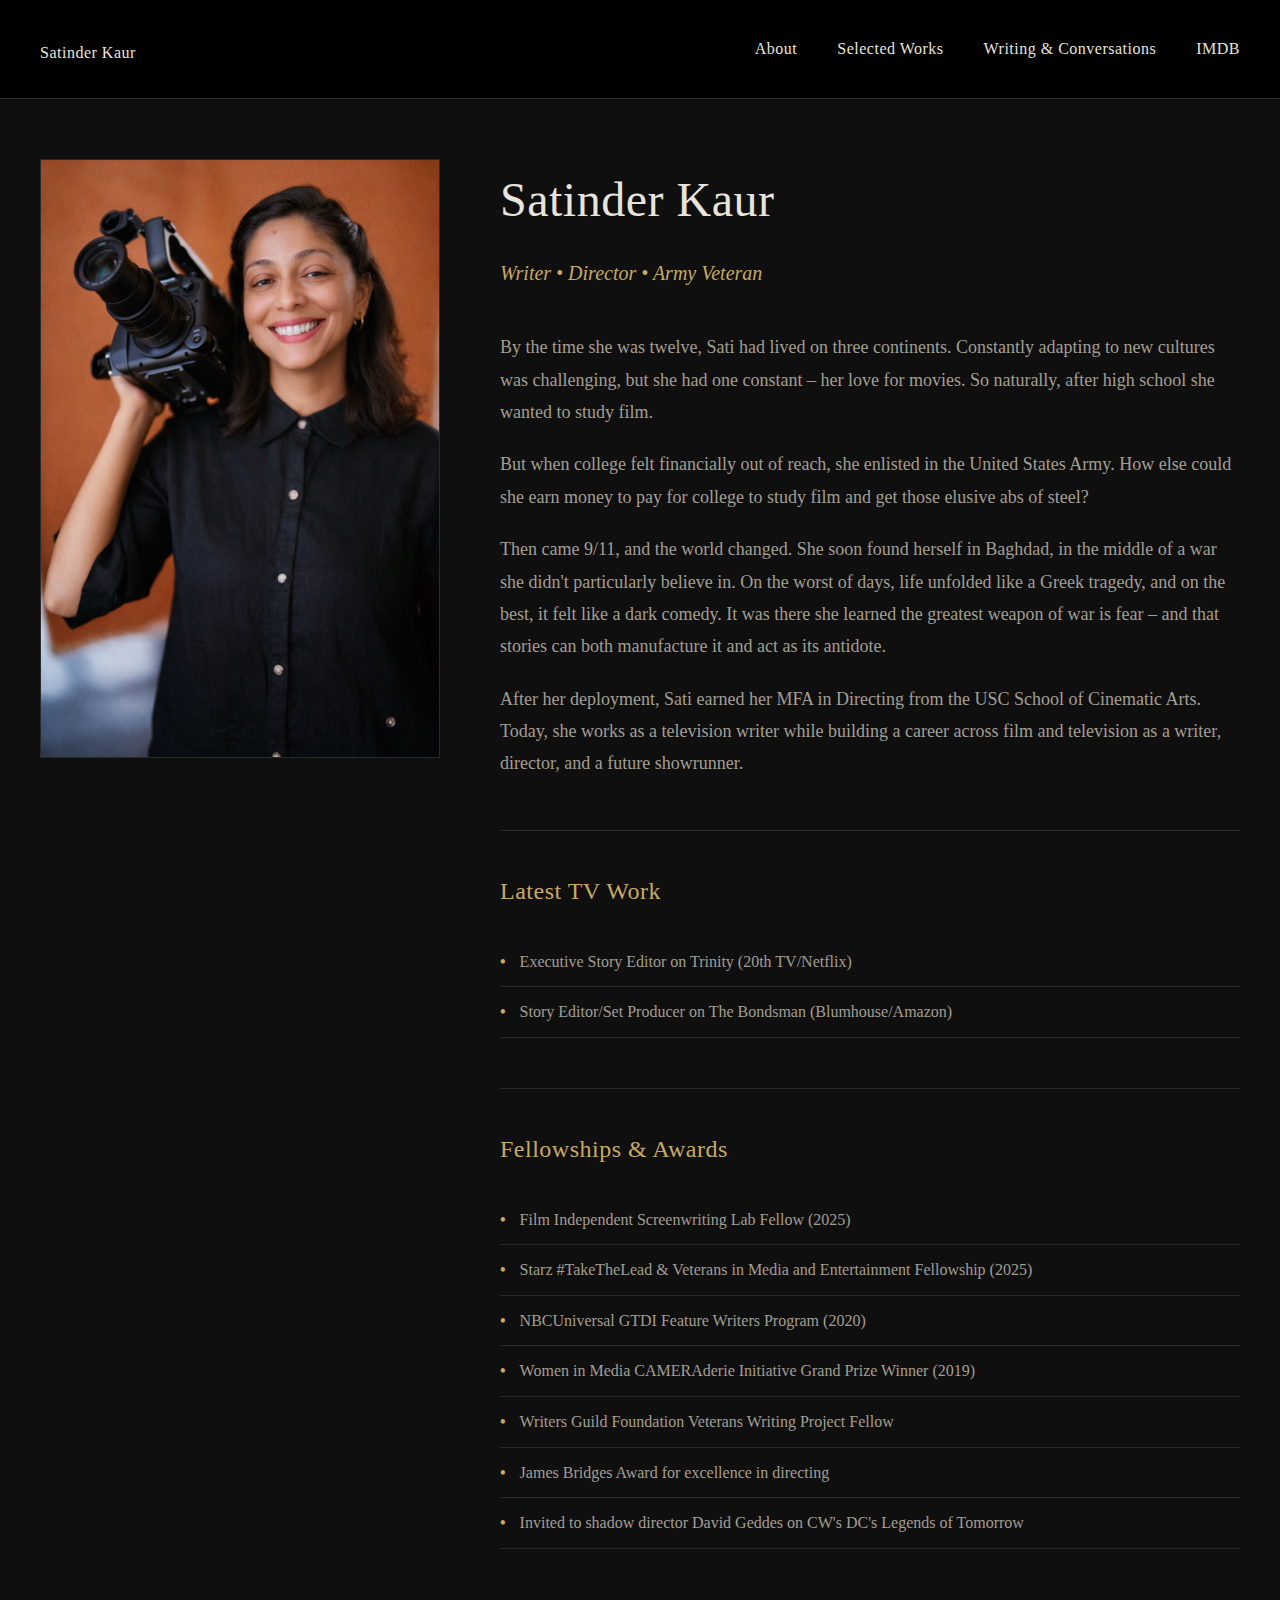
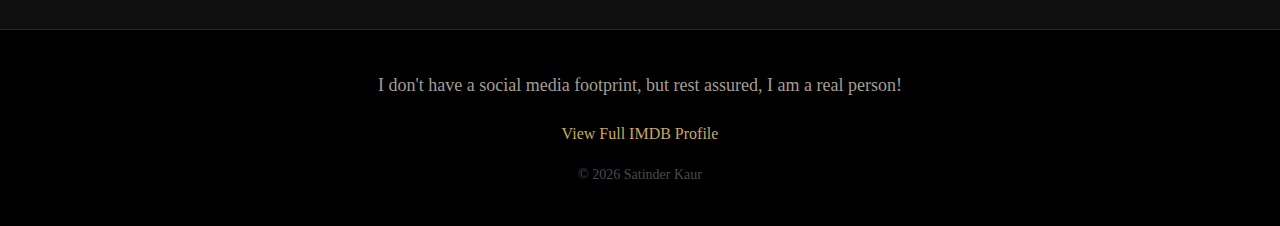
<file: index.html>
<!DOCTYPE html>
<html lang="en">
<head>
    <meta charset="UTF-8">
    <meta name="viewport" content="width=device-width, initial-scale=1.0">
    <title>Satinder Kaur - Filmmaker, Writer, Director, Army Veteran</title>
    <meta name="description" content="Satinder Kaur is an award-winning filmmaker, writer, and director. Army veteran turned storyteller, her work includes Blood and Glory (Tribeca 2020) and The Last Killing (Amnesty International Award).">
    <meta name="keywords" content="Satinder Kaur, filmmaker, director, writer, Army veteran, Blood and Glory, The Last Killing, Tribeca, independent film, human rights documentary">
    <meta name="author" content="Satinder Kaur">
    
    <!-- Open Graph / Facebook -->
    <meta property="og:type" content="website">
    <meta property="og:url" content="https://satikaur.com/">
    <meta property="og:title" content="Satinder Kaur - Filmmaker, Writer, Director">
    <meta property="og:description" content="Award-winning filmmaker and Army veteran. Work includes Blood and Glory (Tribeca) and The Last Killing (Amnesty International Award).">
    <meta property="og:image" content="https://satikaur.com/Kaur_DSC00650.jpeg">
    
    <!-- Twitter -->
    <meta property="twitter:card" content="summary_large_image">
    <meta property="twitter:url" content="https://satikaur.com/">
    <meta property="twitter:title" content="Satinder Kaur - Filmmaker, Writer, Director">
    <meta property="twitter:description" content="Award-winning filmmaker and Army veteran. Work includes Blood and Glory (Tribeca) and The Last Killing (Amnesty International Award).">
    <meta property="twitter:image" content="https://satikaur.com/Kaur_DSC00650.jpeg">
    
    <link rel="stylesheet" href="criterion-style-dark.css">
</head>
<body>
    <header>
        <nav>
            <div class="site-title">
                <a href="index.html">Satinder Kaur</a>
            </div>
            <ul>
                <li><a href="index.html">About</a></li>
                <li><a href="films.html">Selected Works</a></li>
                <li><a href="writing.html">Writing & Conversations</a></li>
                <li><a href="https://www.imdb.com/name/nm3275178/" target="_blank">IMDB</a></li>
            </ul>
        </nav>
    </header>

    <section class="about-section">
        <div class="about-image">
            <img src="Kaur_DSC00650.jpeg" alt="Satinder Kaur">
        </div>
        
        <div class="about-content">
            <h1>Satinder Kaur</h1>
            <p class="tagline">Writer • Director • Army Veteran</p>
            
            <p>By the time she was twelve, Sati had lived on three continents. Constantly adapting to new cultures was challenging, but she had one constant – her love for movies. So naturally, after high school she wanted to study film.</p>
            
            <p>But when college felt financially out of reach, she enlisted in the United States Army. How else could she earn money to pay for college to study film and get those elusive abs of steel?</p>
            
            <p>Then came 9/11, and the world changed. She soon found herself in Baghdad, in the middle of a war she didn't particularly believe in. On the worst of days, life unfolded like a Greek tragedy, and on the best, it felt like a dark comedy. It was there she learned the greatest weapon of war is fear – and that stories can both manufacture it and act as its antidote.</p>
            
            <p>After her deployment, Sati earned her MFA in Directing from the USC School of Cinematic Arts. Today, she works as a television writer while building a career across film and television as a writer, director, and a future showrunner.</p>
            
            <div class="fellowships">
                <h2>Latest TV Work</h2>
                <ul>
                    <li>Executive Story Editor on Trinity (20th TV/Netflix)</li>
                    <li>Story Editor/Set Producer on The Bondsman (Blumhouse/Amazon)</li>
                </ul>
            </div>
            
            <div class="fellowships">
                <h2>Fellowships & Awards</h2>
                <ul>
                    <li>Film Independent Screenwriting Lab Fellow (2025)</li>
                    <li>Starz #TakeTheLead & Veterans in Media and Entertainment Fellowship (2025)</li>
                    <li>NBCUniversal GTDI Feature Writers Program (2020)</li>
                    <li>Women in Media CAMERAderie Initiative Grand Prize Winner (2019)</li>
                    <li>Writers Guild Foundation Veterans Writing Project Fellow</li>
                    <li>James Bridges Award for excellence in directing</li>
                    <li>Invited to shadow director David Geddes on CW's DC's Legends of Tomorrow</li>
                </ul>
            </div>
        </div>
    </section>

    <footer>
        <p style="font-size: 18px; color: var(--mid-text); margin-bottom: 20px;">I don't have a social media footprint, but rest assured, I am a real person!</p>
        <p><a href="https://www.imdb.com/name/nm3275178/" target="_blank">View Full IMDB Profile</a></p>
        <p style="margin-top: 15px; color: #4a4a4a; font-size: 14px;">© 2026 Satinder Kaur</p>
    </footer>
</body>
</html>
</file>
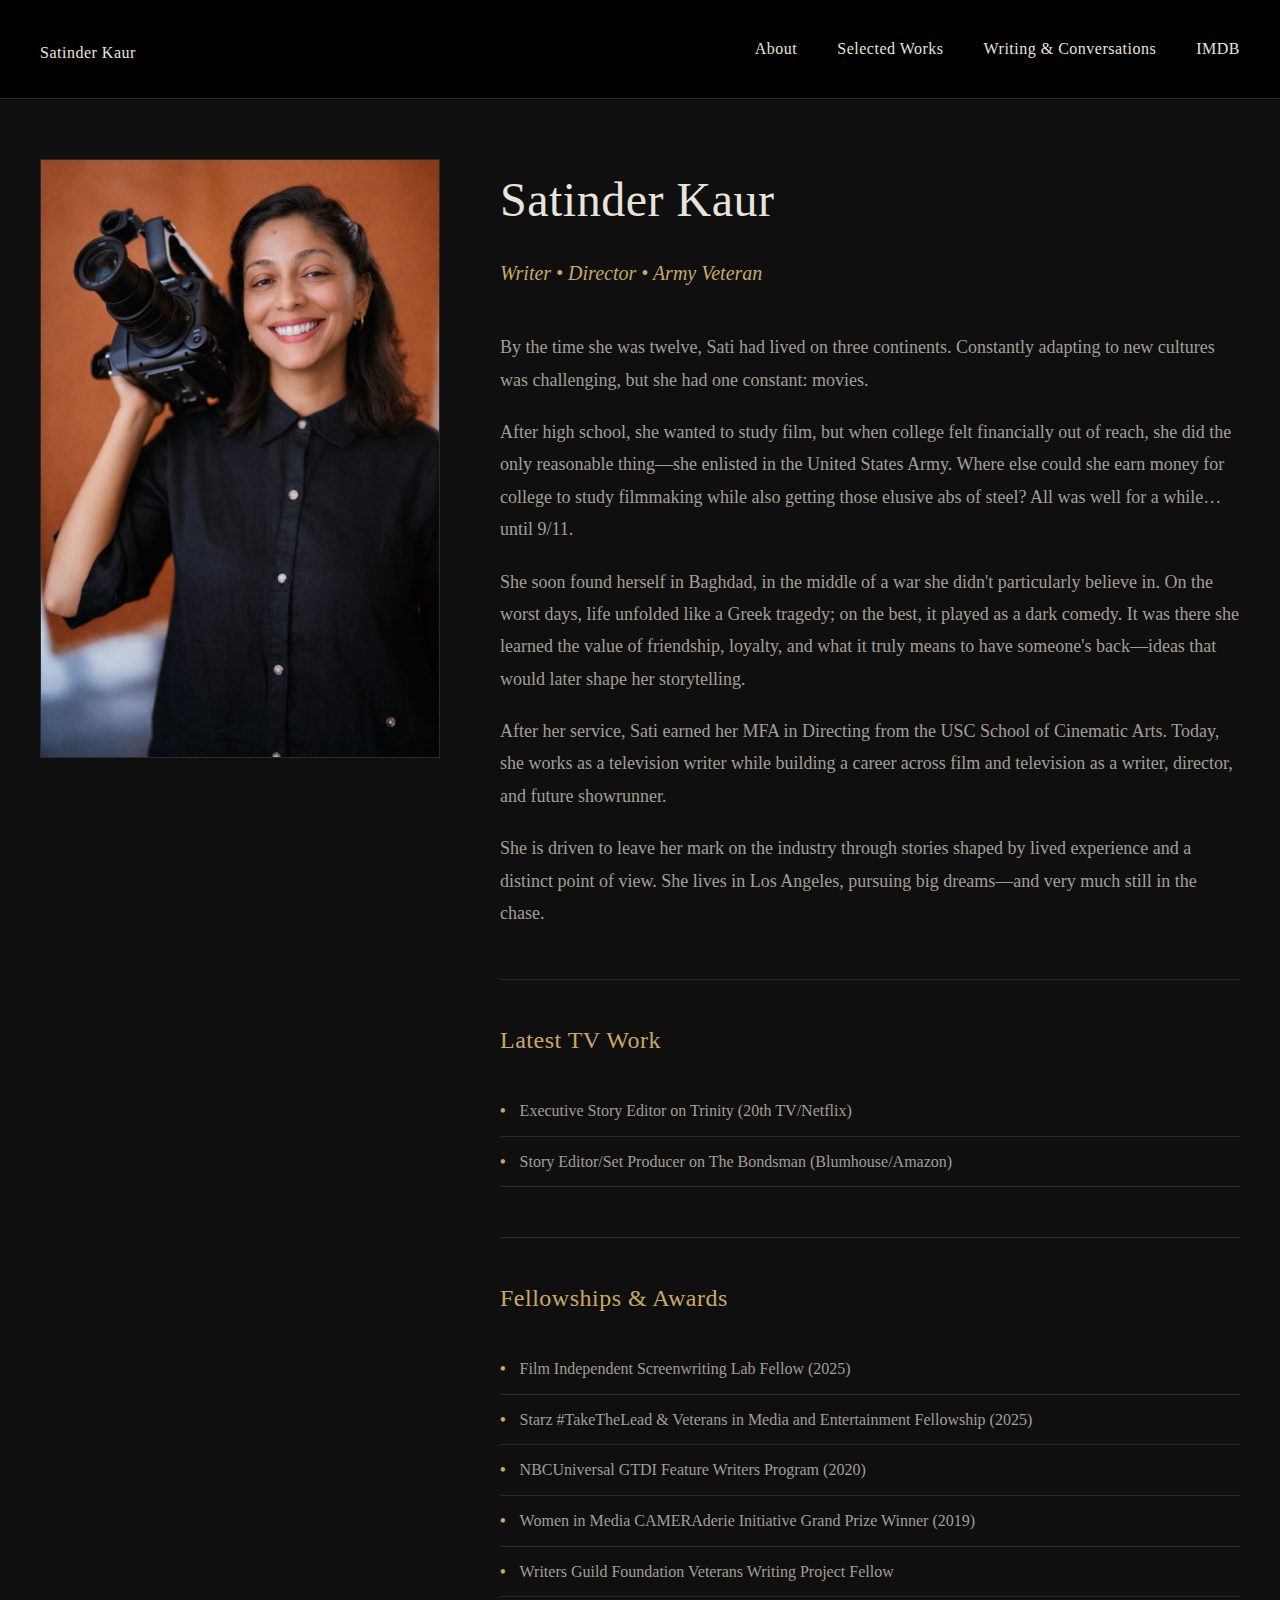
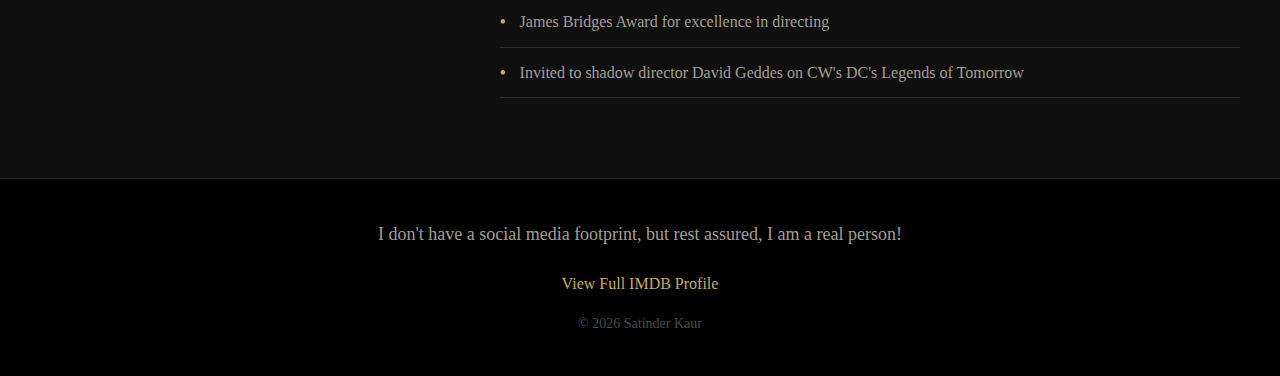
<file: about.html>
<!DOCTYPE html>
<html lang="en">
<head>
    <meta charset="UTF-8">
    <meta name="viewport" content="width=device-width, initial-scale=1.0">
    <title>About - Satinder Kaur</title>
    <link rel="stylesheet" href="criterion-style-dark.css">
</head>
<body>
    <header>
        <nav>
            <div class="site-title">
                <a href="about.html">Satinder Kaur</a>
            </div>
            <ul>
                <li><a href="about.html">About</a></li>
                <li><a href="films.html">Selected Works</a></li>
                <li><a href="writing.html">Writing & Conversations</a></li>
                <li><a href="https://www.imdb.com/name/nm3275178/" target="_blank">IMDB</a></li>
            </ul>
        </nav>
    </header>

    <section class="about-section">
        <div class="about-image">
            <img src="Kaur_DSC00650.jpeg" alt="Satinder Kaur">
        </div>
        
        <div class="about-content">
            <h1>Satinder Kaur</h1>
            <p class="tagline">Writer • Director • Army Veteran</p>
            
            <p>By the time she was twelve, Sati had lived on three continents. Constantly adapting to new cultures was challenging, but she had one constant: movies.</p>
            
            <p>After high school, she wanted to study film, but when college felt financially out of reach, she did the only reasonable thing—she enlisted in the United States Army. Where else could she earn money for college to study filmmaking while also getting those elusive abs of steel? All was well for a while… until 9/11.</p>
            
            <p>She soon found herself in Baghdad, in the middle of a war she didn't particularly believe in. On the worst days, life unfolded like a Greek tragedy; on the best, it played as a dark comedy. It was there she learned the value of friendship, loyalty, and what it truly means to have someone's back—ideas that would later shape her storytelling.</p>
            
            <p>After her service, Sati earned her MFA in Directing from the USC School of Cinematic Arts. Today, she works as a television writer while building a career across film and television as a writer, director, and future showrunner.</p>
            
            <p>She is driven to leave her mark on the industry through stories shaped by lived experience and a distinct point of view. She lives in Los Angeles, pursuing big dreams—and very much still in the chase.</p>
            
            <div class="fellowships">
                <h2>Latest TV Work</h2>
                <ul>
                    <li>Executive Story Editor on Trinity (20th TV/Netflix)</li>
                    <li>Story Editor/Set Producer on The Bondsman (Blumhouse/Amazon)</li>
                </ul>
            </div>
            
            <div class="fellowships">
                <h2>Fellowships & Awards</h2>
                <ul>
                    <li>Film Independent Screenwriting Lab Fellow (2025)</li>
                    <li>Starz #TakeTheLead & Veterans in Media and Entertainment Fellowship (2025)</li>
                    <li>NBCUniversal GTDI Feature Writers Program (2020)</li>
                    <li>Women in Media CAMERAderie Initiative Grand Prize Winner (2019)</li>
                    <li>Writers Guild Foundation Veterans Writing Project Fellow</li>
                    <li>James Bridges Award for excellence in directing</li>
                    <li>Invited to shadow director David Geddes on CW's DC's Legends of Tomorrow</li>
                </ul>
            </div>
        </div>
    </section>

    <footer>
        <p style="font-size: 18px; color: var(--mid-text); margin-bottom: 20px;">I don't have a social media footprint, but rest assured, I am a real person!</p>
        <p><a href="https://www.imdb.com/name/nm3275178/" target="_blank">View Full IMDB Profile</a></p>
        <p style="margin-top: 15px; color: #4a4a4a; font-size: 14px;">© 2026 Satinder Kaur</p>
    </footer>
</body>
</html>
</file>
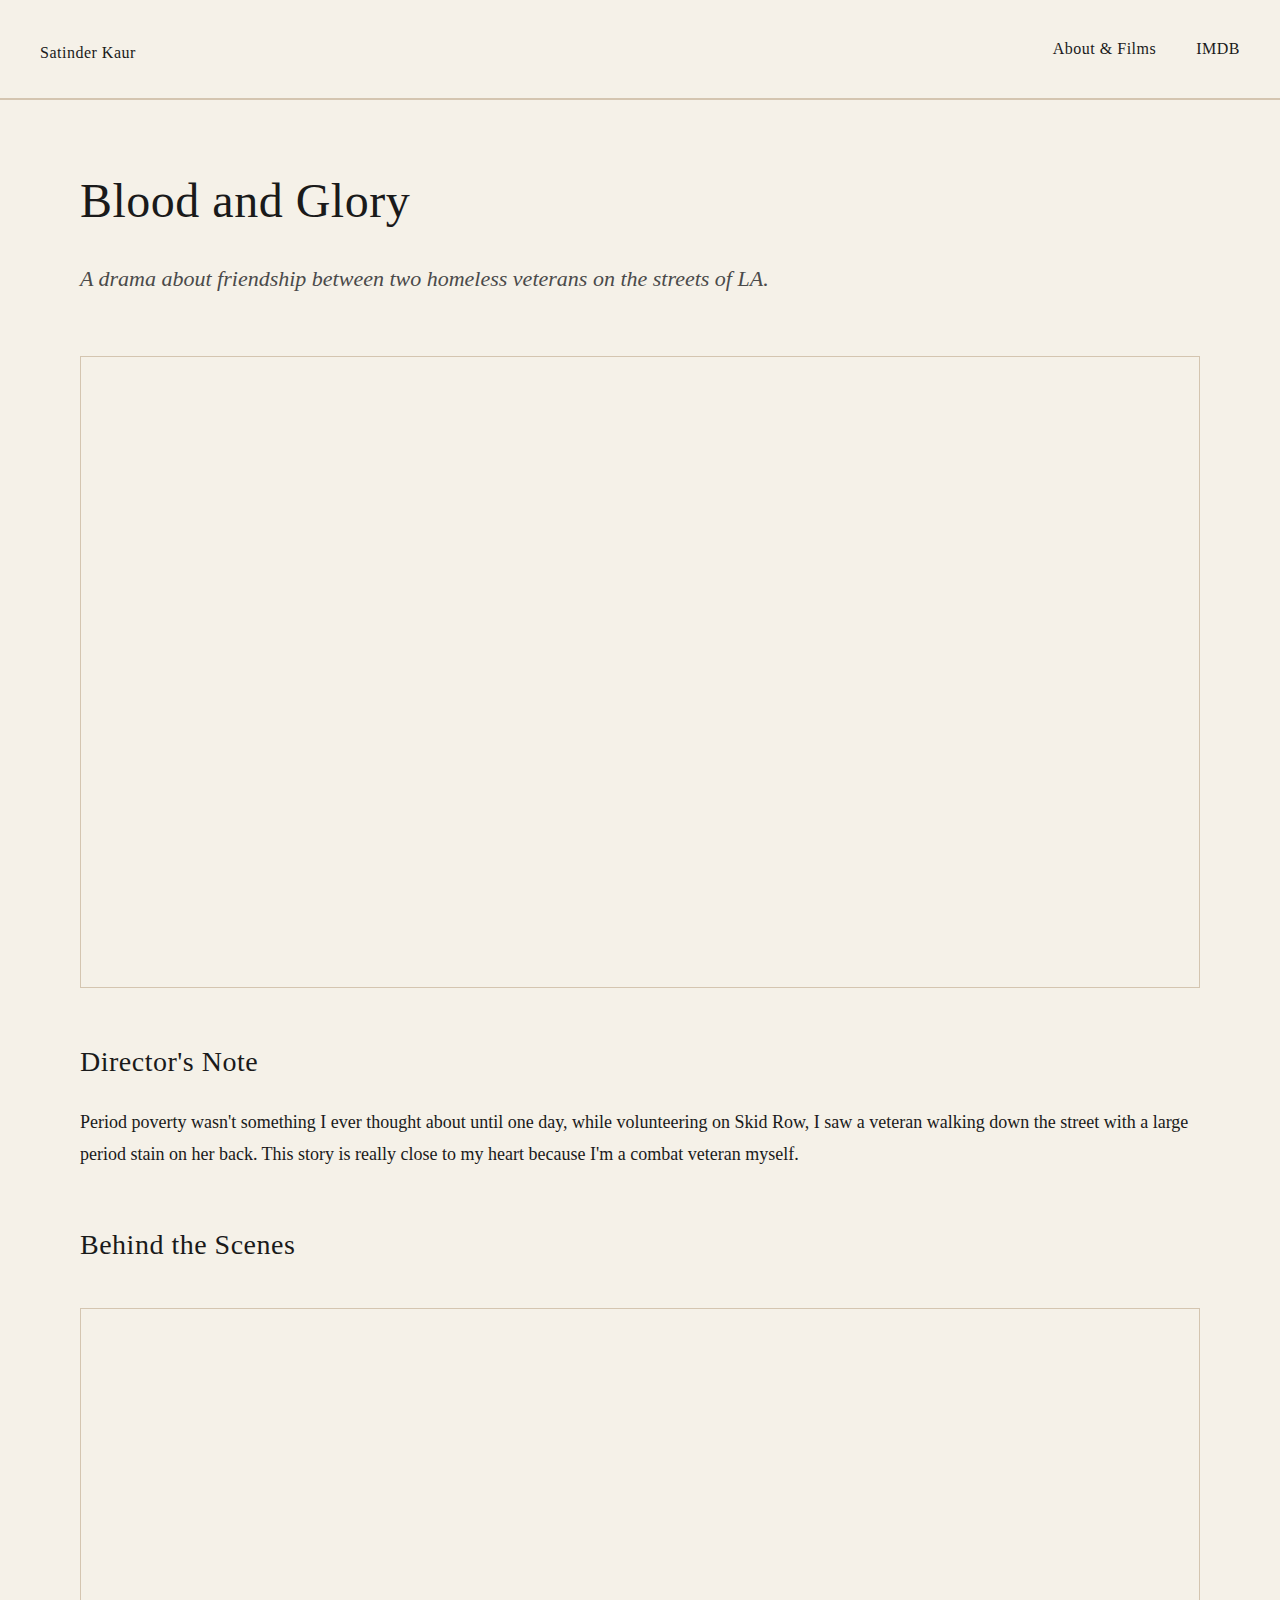
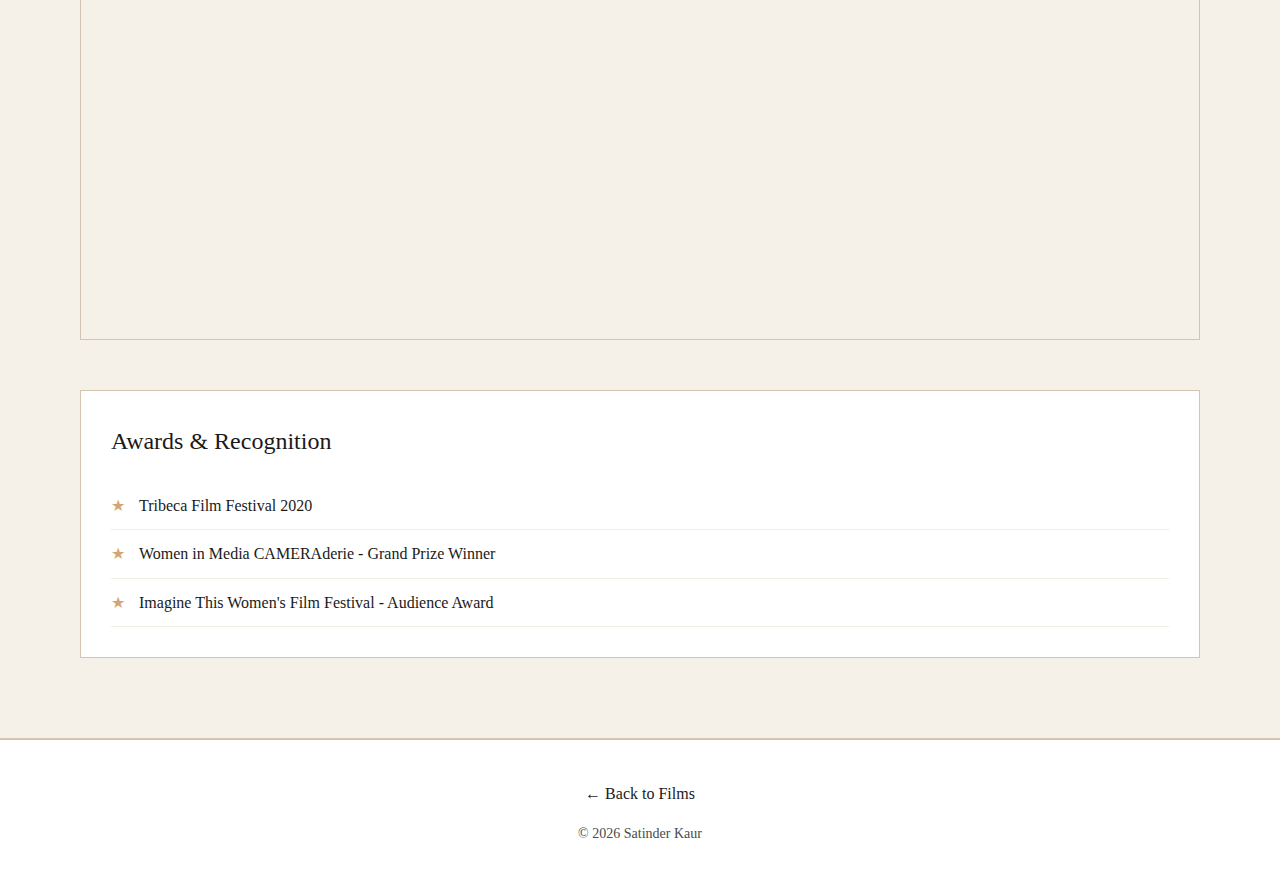
<file: blood-and-glory.html>
<!DOCTYPE html>
<html lang="en">
<head>
    <meta charset="UTF-8">
    <meta name="viewport" content="width=device-width, initial-scale=1.0">
    <title>Blood and Glory - Satinder Kaur</title>
    <link rel="stylesheet" href="criterion-style.css">
</head>
<body>
    <header>
        <nav>
            <div class="site-title">
                <a href="index.html">Satinder Kaur</a>
            </div>
            <ul>
                <li><a href="index.html">About & Films</a></li>
                <li><a href="https://www.imdb.com/name/nm3275178/" target="_blank">IMDB</a></li>
            </ul>
        </nav>
    </header>

    <div class="film-detail">
        <div class="film-header">
            <h1>Blood and Glory</h1>
            <p class="logline">A drama about friendship between two homeless veterans on the streets of LA.</p>
        </div>

        <div class="video-container">
            <iframe src="https://player.vimeo.com/video/393501292" frameborder="0" allow="autoplay; fullscreen; picture-in-picture" allowfullscreen></iframe>
        </div>

        <div class="film-content">
            <h2>Director's Note</h2>
            <p>Period poverty wasn't something I ever thought about until one day, while volunteering on Skid Row, I saw a veteran walking down the street with a large period stain on her back. This story is really close to my heart because I'm a combat veteran myself.</p>
            
            <h2>Behind the Scenes</h2>
            <div class="video-container">
                <iframe src="https://player.vimeo.com/video/408290441" frameborder="0" allow="autoplay; fullscreen; picture-in-picture" allowfullscreen></iframe>
            </div>
        </div>

        <div class="awards-section">
            <h3>Awards & Recognition</h3>
            <ul>
                <li>Tribeca Film Festival 2020</li>
                <li>Women in Media CAMERAderie - Grand Prize Winner</li>
                <li>Imagine This Women's Film Festival - Audience Award</li>
            </ul>
        </div>
    </div>

    <footer>
        <p><a href="index.html">← Back to Films</a></p>
        <p style="margin-top: 15px; color: #4a4a4a; font-size: 14px;">© 2026 Satinder Kaur</p>
    </footer>
</body>
</html>
</file>
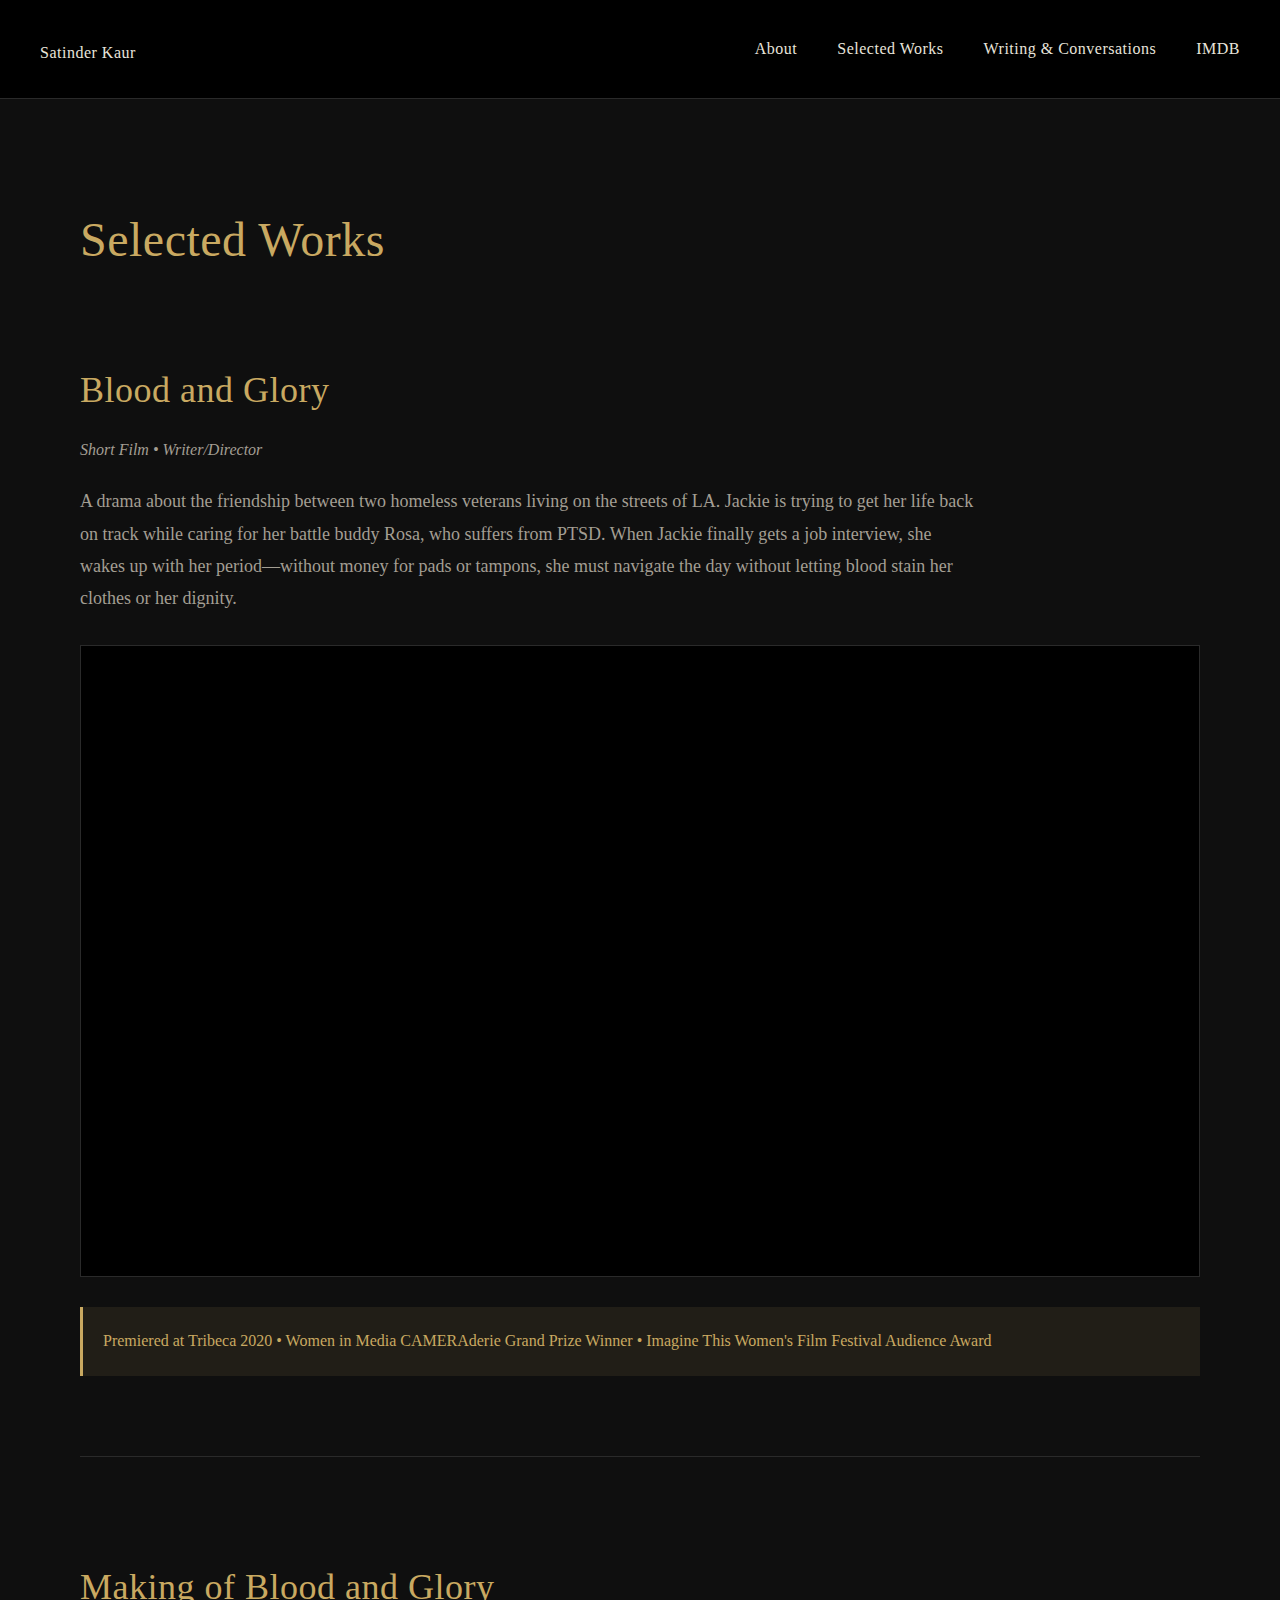
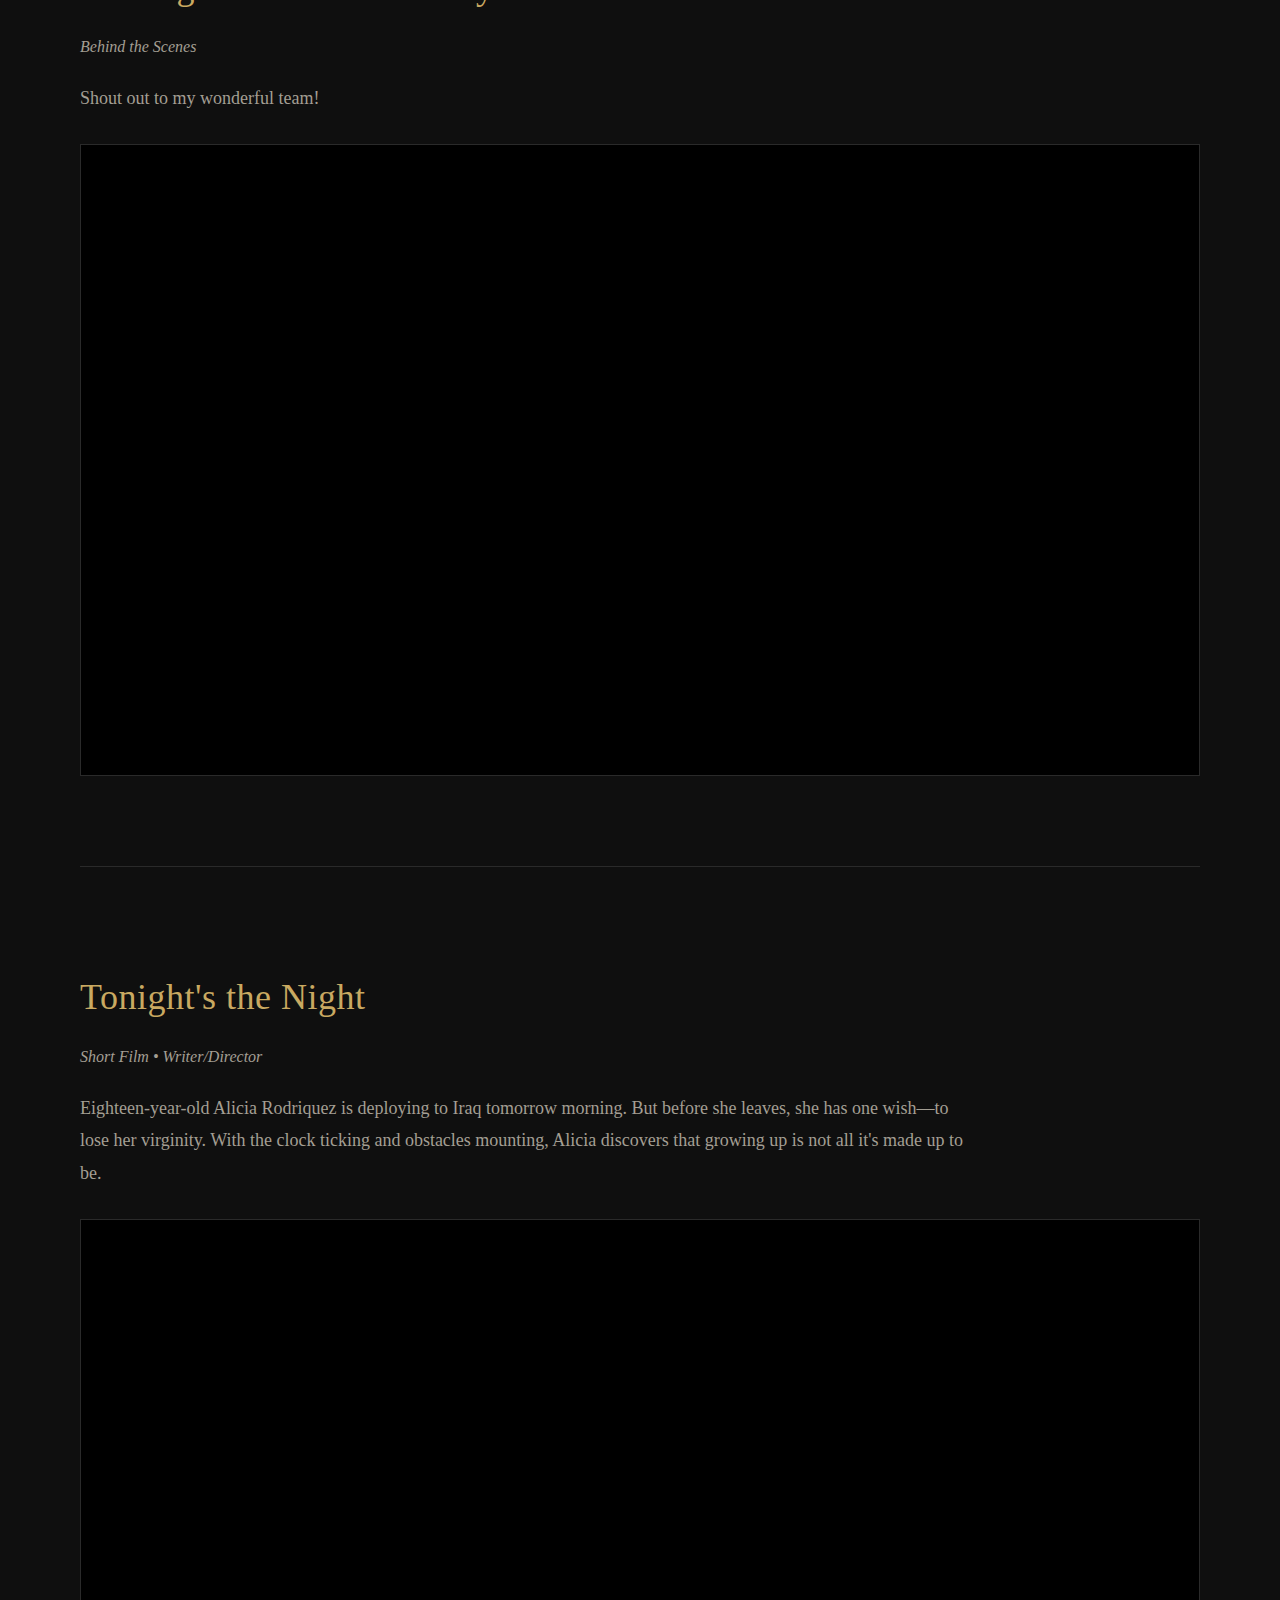
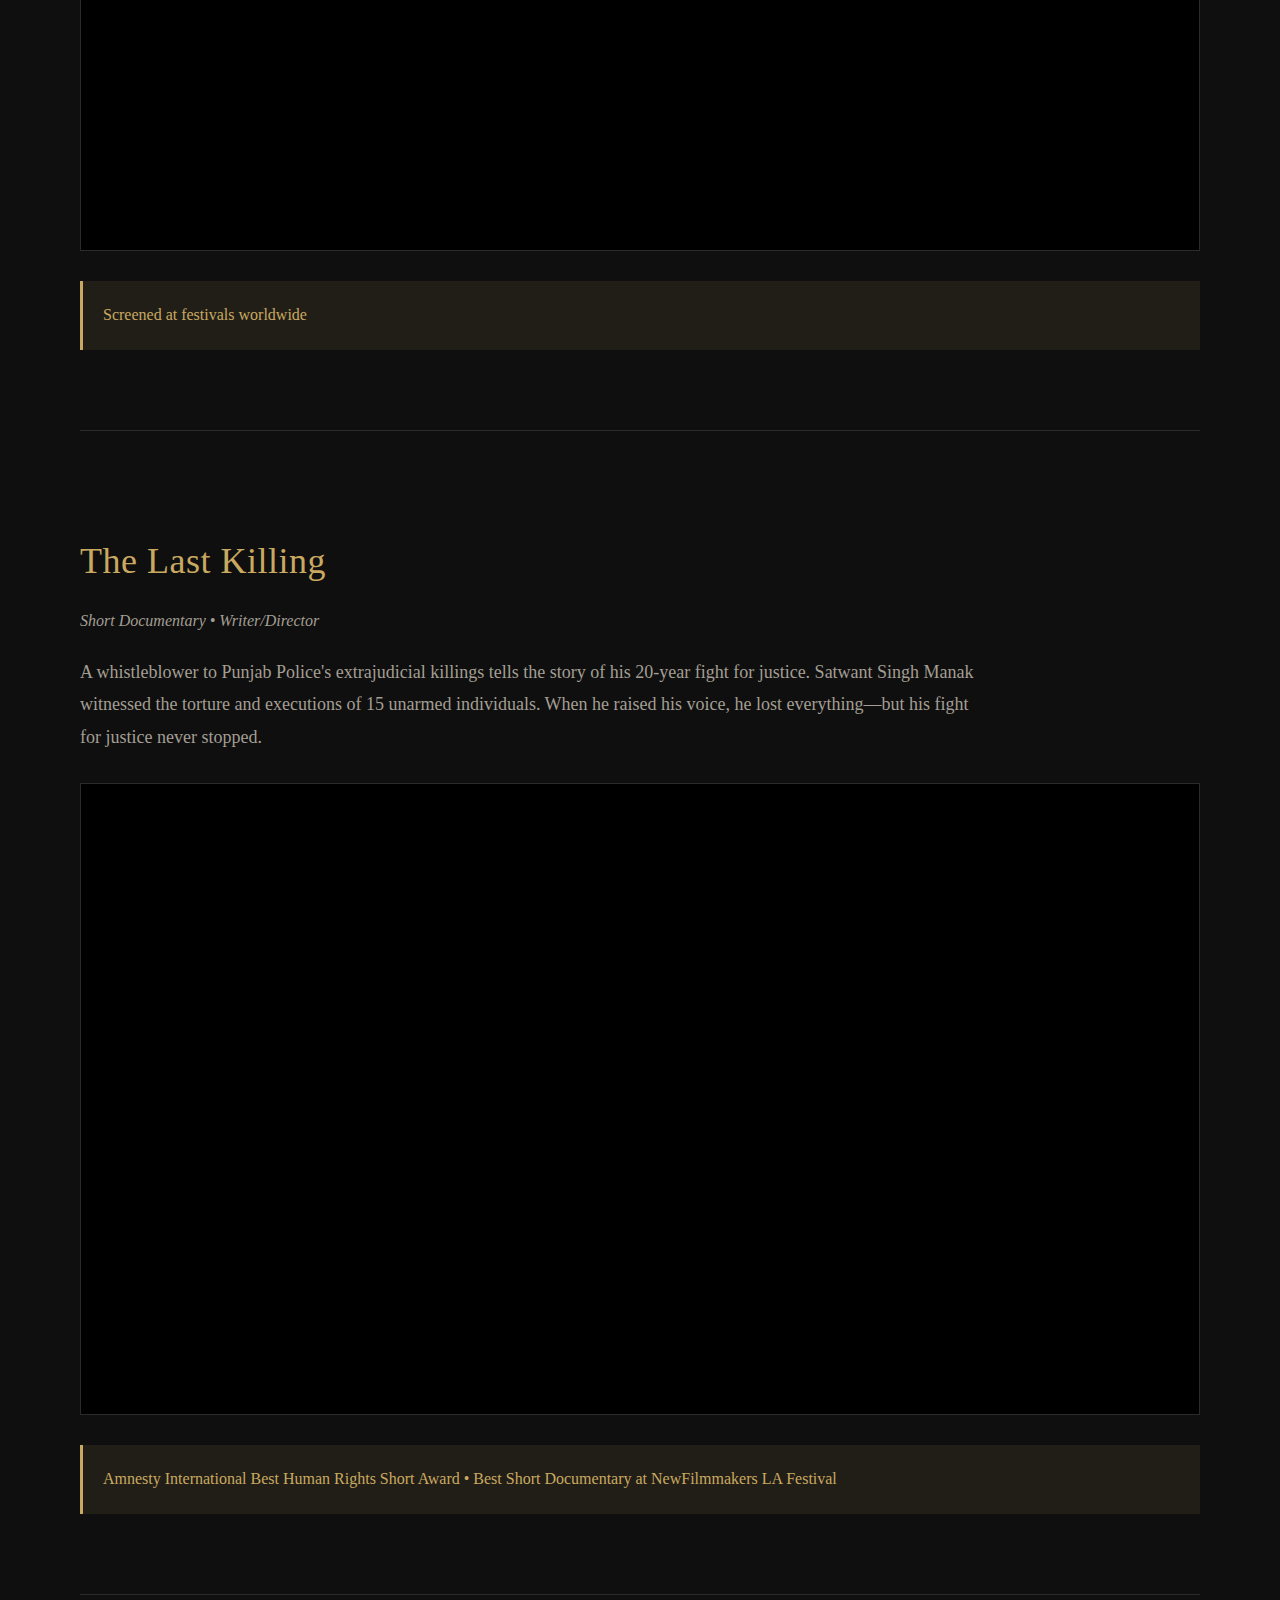
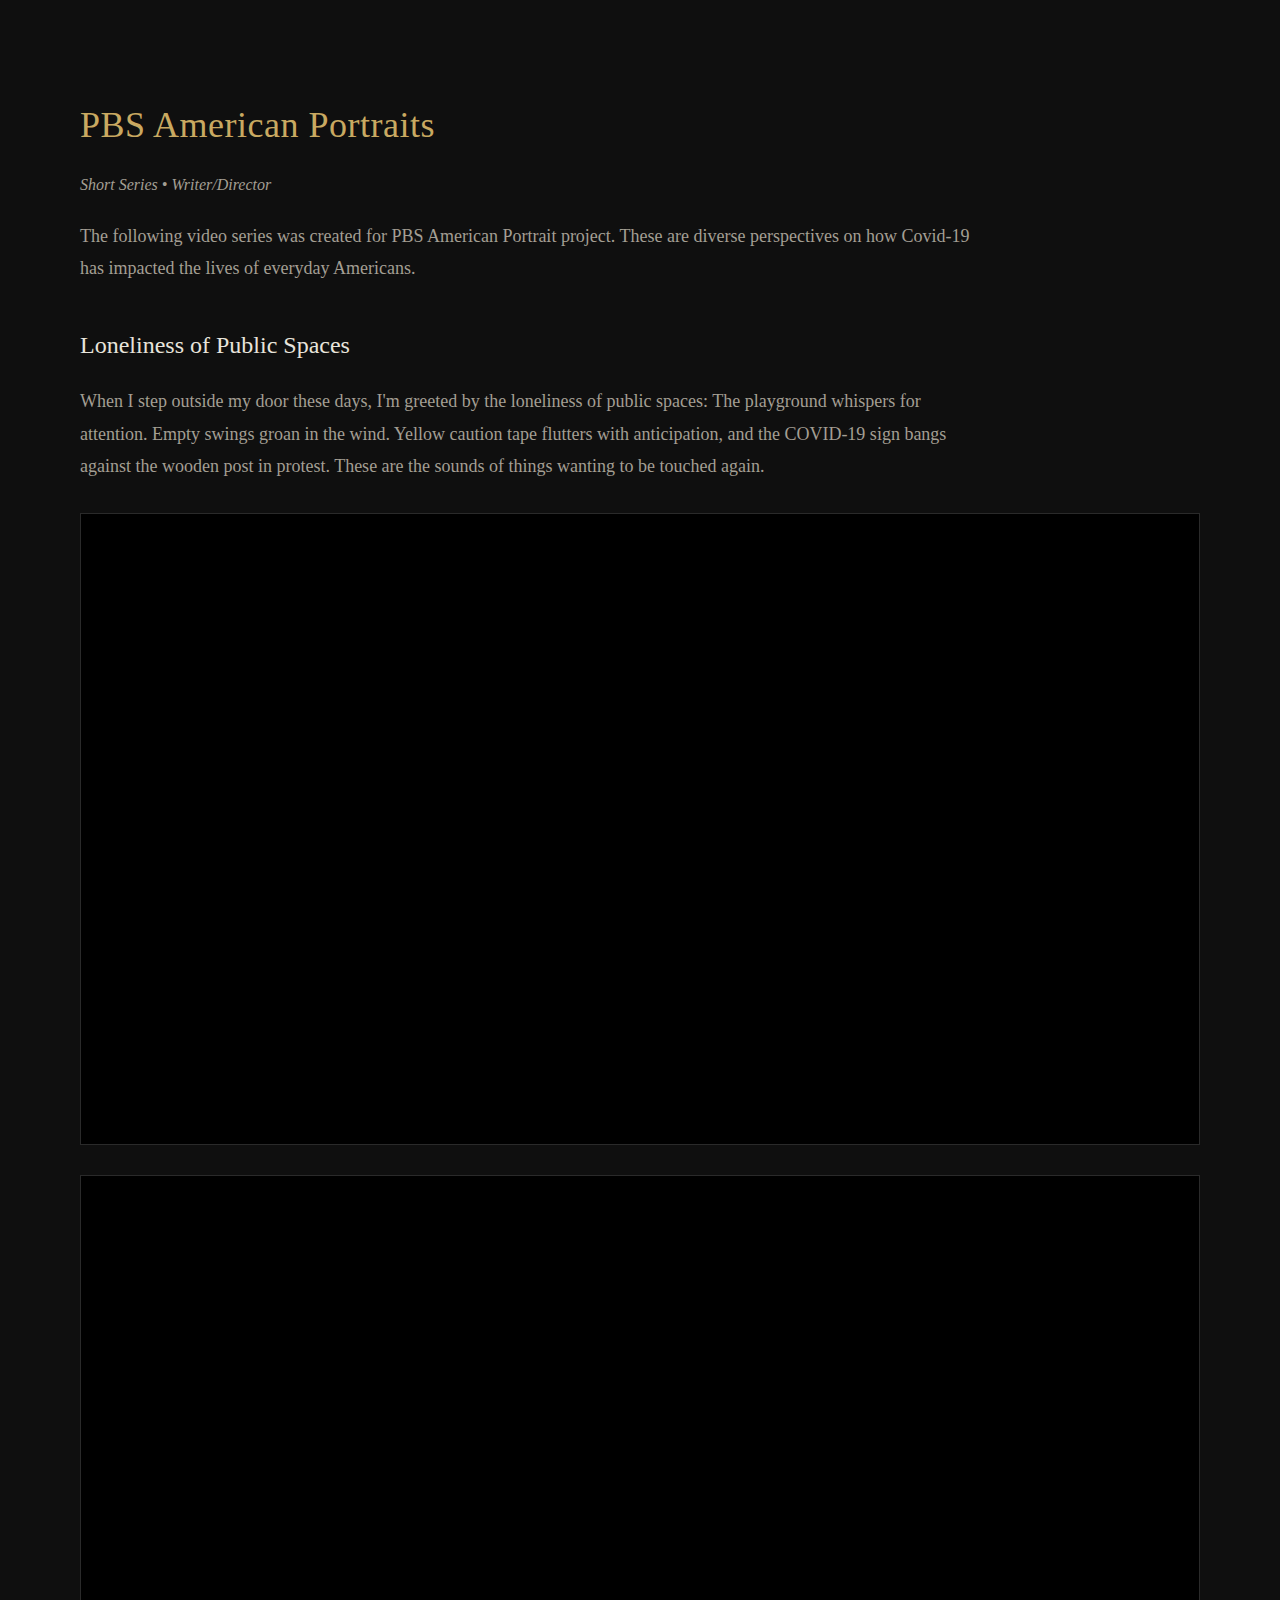
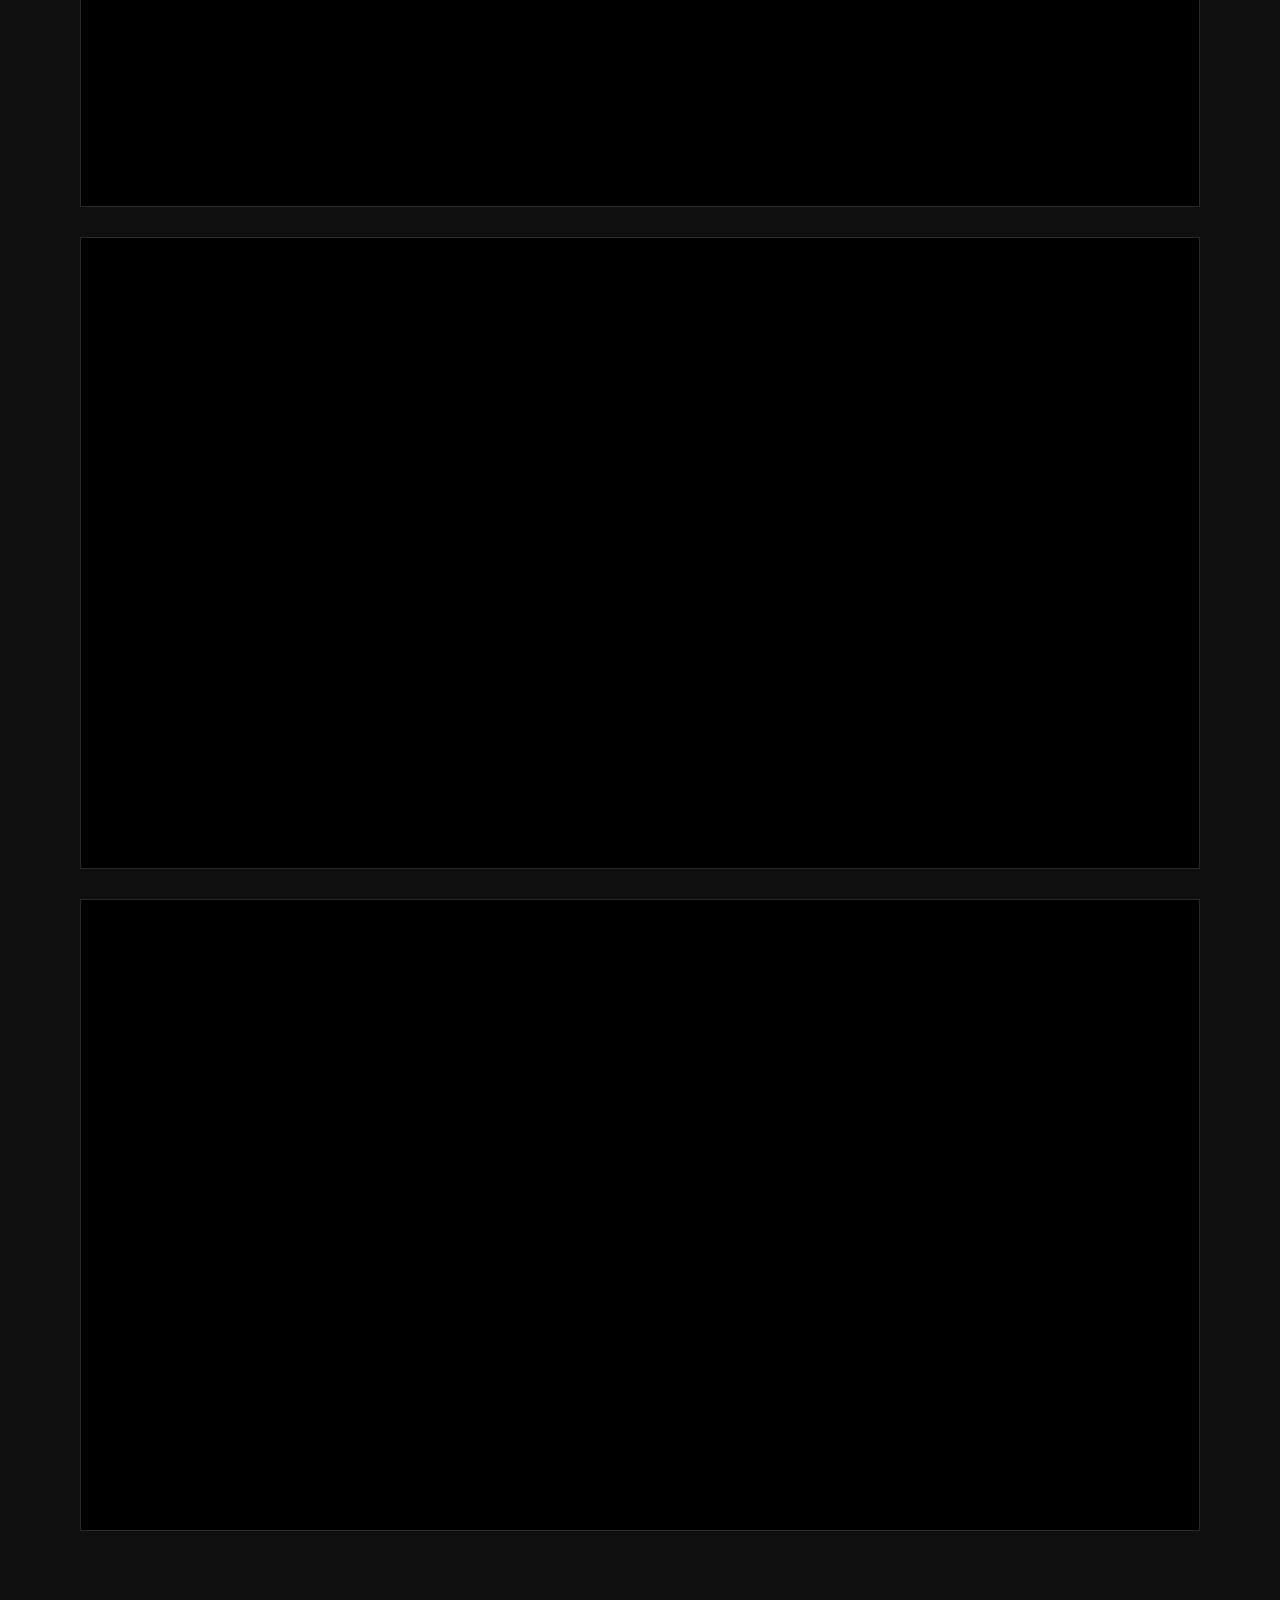
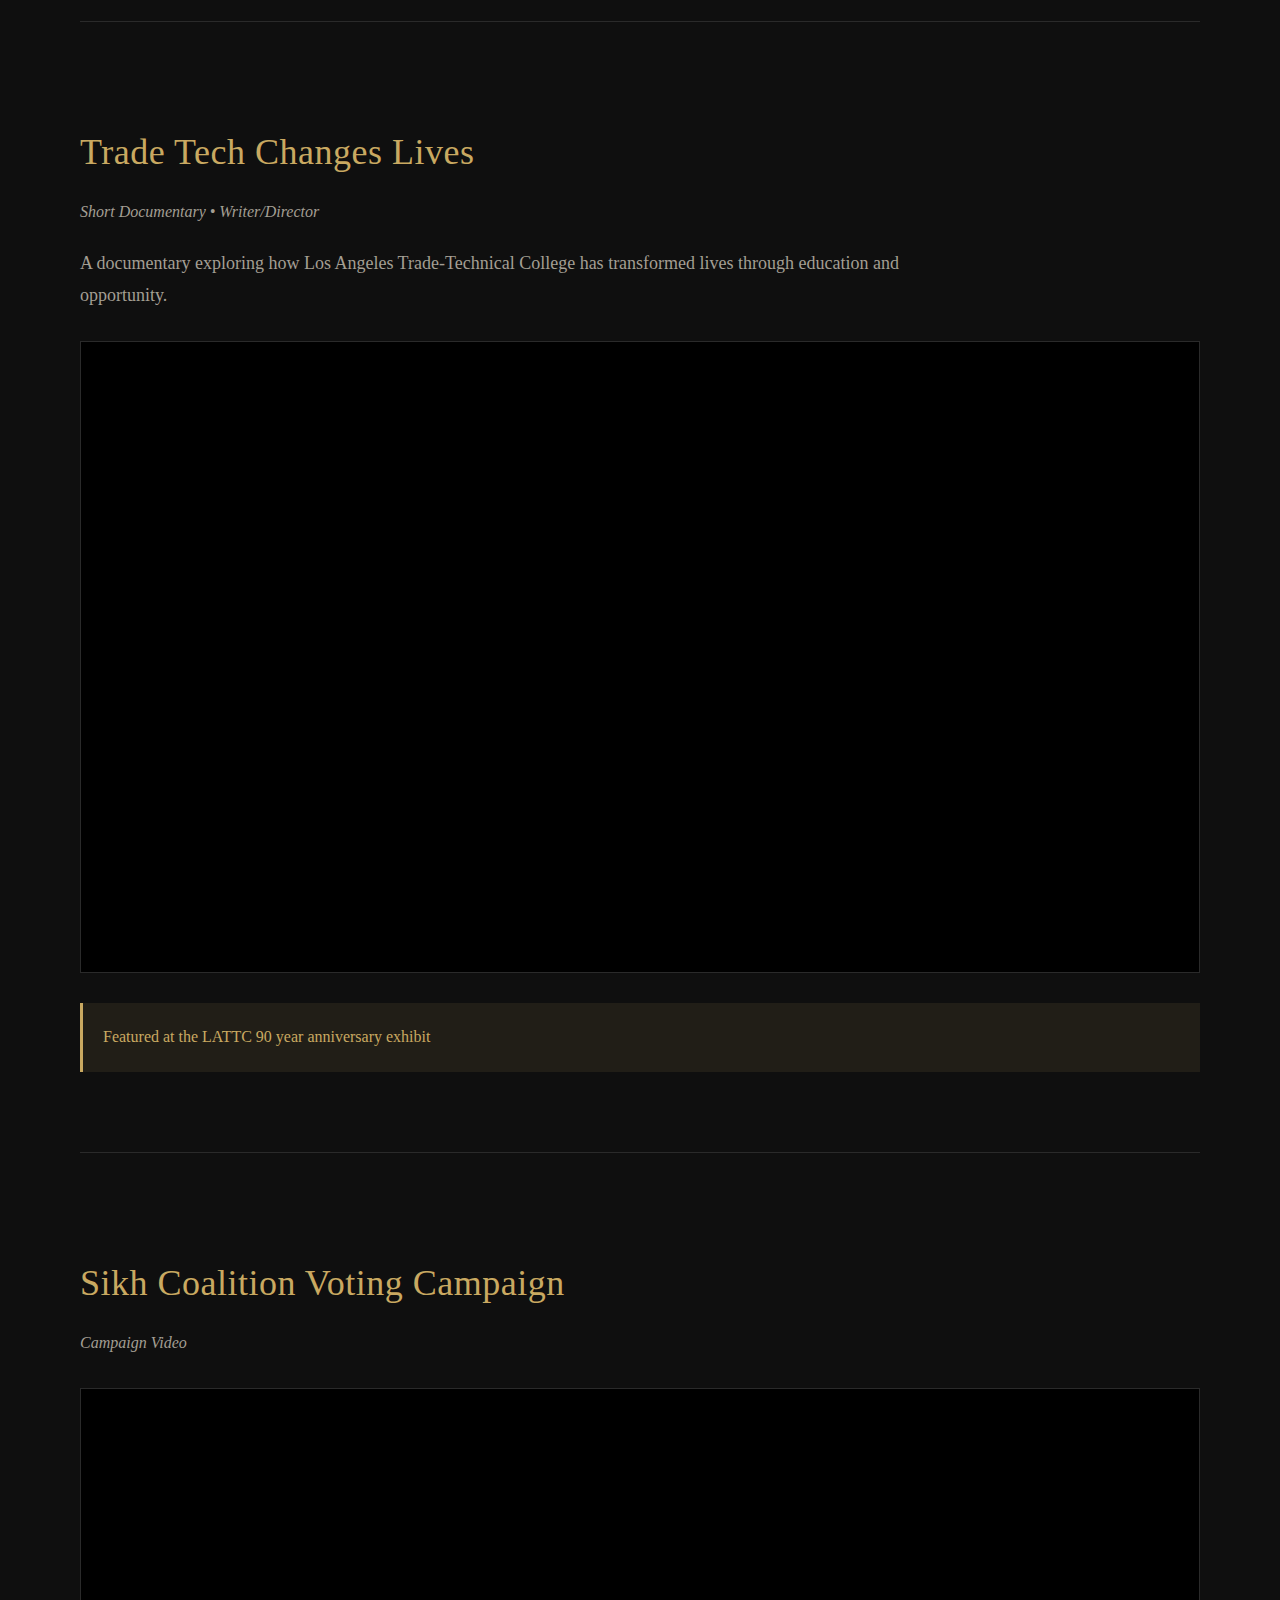
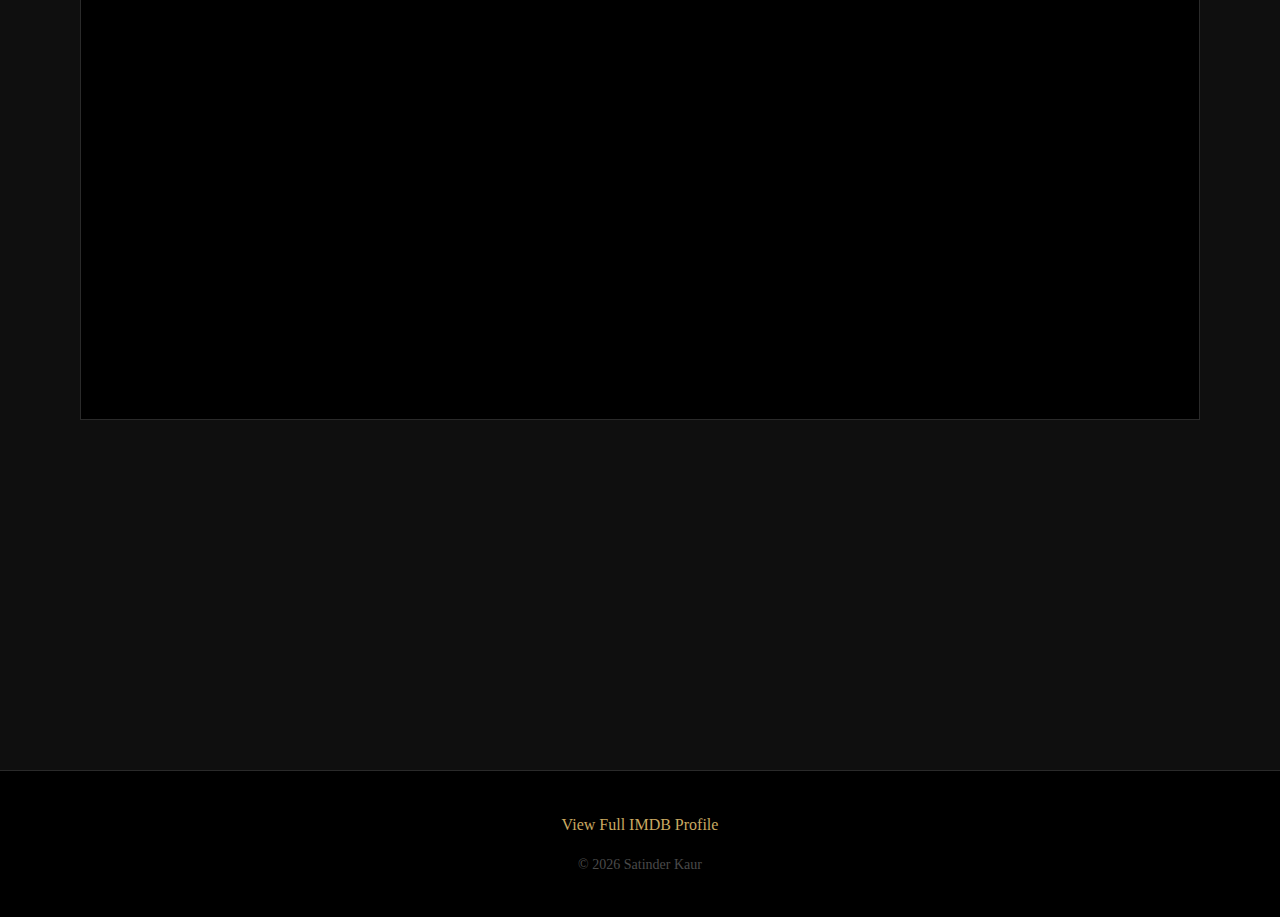
<file: films.html>
<!DOCTYPE html>
<html lang="en">
<head>
    <meta charset="UTF-8">
    <meta name="viewport" content="width=device-width, initial-scale=1.0">
    <title>Selected Works - Satinder Kaur Films</title>
    <meta name="description" content="Watch Satinder Kaur's award-winning films including Blood and Glory (Tribeca 2020), The Last Killing (Amnesty International Award), and PBS American Portraits series.">
    <meta name="keywords" content="Blood and Glory, The Last Killing, PBS American Portraits, independent films, documentary, Satinder Kaur films">
    <meta property="og:title" content="Selected Works - Satinder Kaur Films">
    <meta property="og:description" content="Watch award-winning films by Satinder Kaur including Blood and Glory, The Last Killing, and PBS American Portraits.">
    <meta property="og:url" content="https://satikaur.com/films.html">
    <link rel="stylesheet" href="criterion-style-dark.css">
    <style>
        .film-showcase {
            margin-bottom: 100px;
            padding-bottom: 60px;
            border-bottom: 1px solid var(--border);
        }
        
        .film-showcase:last-child {
            border-bottom: none;
        }
        
        .film-showcase h2 {
            font-size: 36px;
            font-weight: 300;
            color: var(--accent);
            margin-bottom: 15px;
            letter-spacing: 0.5px;
        }
        
        .film-showcase .film-meta {
            font-size: 16px;
            color: var(--mid-text);
            font-style: italic;
            margin-bottom: 20px;
        }
        
        .film-showcase p {
            font-size: 18px;
            line-height: 1.8;
            color: var(--mid-text);
            margin-bottom: 30px;
            max-width: 900px;
        }
        
        .video-container {
            position: relative;
            padding-bottom: 56.25%;
            height: 0;
            overflow: hidden;
            margin: 30px 0;
            border: 1px solid var(--border);
            background-color: var(--darker-bg);
        }
        
        .video-container iframe {
            position: absolute;
            top: 0;
            left: 0;
            width: 100%;
            height: 100%;
        }
        
        .awards-inline {
            margin: 20px 0;
            padding: 20px;
            background-color: rgba(201, 169, 97, 0.1);
            border-left: 3px solid var(--accent);
        }
        
        .awards-inline p {
            margin: 0;
            color: var(--accent);
            font-size: 16px;
        }
    </style>
</head>
<body>
    <header>
        <nav>
            <div class="site-title">
                <a href="index.html">Satinder Kaur</a>
            </div>
            <ul>
                <li><a href="index.html">About</a></li>
                <li><a href="films.html">Selected Works</a></li>
                <li><a href="writing.html">Writing & Conversations</a></li>
                <li><a href="https://www.imdb.com/name/nm3275178/" target="_blank">IMDB</a></li>
            </ul>
        </nav>
    </header>

    <div style="max-width: 1200px; margin: 0 auto; padding: 100px 40px 80px;">
        <h1 style="font-size: 48px; font-weight: 300; color: var(--accent); margin-bottom: 80px; letter-spacing: 0.5px;">Selected Works</h1>
        
        <!-- Blood and Glory -->
        <div class="film-showcase">
            <h2>Blood and Glory</h2>
            <p class="film-meta">Short Film • Writer/Director</p>
            <p>A drama about the friendship between two homeless veterans living on the streets of LA. Jackie is trying to get her life back on track while caring for her battle buddy Rosa, who suffers from PTSD. When Jackie finally gets a job interview, she wakes up with her period—without money for pads or tampons, she must navigate the day without letting blood stain her clothes or her dignity.</p>
            
            <div class="video-container">
                <iframe src="https://player.vimeo.com/video/393501292" frameborder="0" allow="autoplay; fullscreen; picture-in-picture" allowfullscreen></iframe>
            </div>
            
            <div class="awards-inline">
                <p>Premiered at Tribeca 2020 • Women in Media CAMERAderie Grand Prize Winner • Imagine This Women's Film Festival Audience Award</p>
            </div>
        </div>

        <!-- Making of Blood and Glory -->
        <div class="film-showcase">
            <h2>Making of Blood and Glory</h2>
            <p class="film-meta">Behind the Scenes</p>
            <p>Shout out to my wonderful team!</p>
            
            <div class="video-container">
                <iframe src="https://player.vimeo.com/video/408290441" frameborder="0" allow="autoplay; fullscreen; picture-in-picture" allowfullscreen></iframe>
            </div>
        </div>

        <!-- Tonight's the Night -->
        <div class="film-showcase">
            <h2>Tonight's the Night</h2>
            <p class="film-meta">Short Film • Writer/Director</p>
            <p>Eighteen-year-old Alicia Rodriquez is deploying to Iraq tomorrow morning. But before she leaves, she has one wish—to lose her virginity. With the clock ticking and obstacles mounting, Alicia discovers that growing up is not all it's made up to be.</p>
            
            <div class="video-container">
                <iframe src="https://player.vimeo.com/video/36678958" frameborder="0" allow="autoplay; fullscreen; picture-in-picture" allowfullscreen></iframe>
            </div>
            
            <div class="awards-inline">
                <p>Screened at festivals worldwide</p>
            </div>
        </div>

        <!-- The Last Killing -->
        <div class="film-showcase">
            <h2>The Last Killing</h2>
            <p class="film-meta">Short Documentary • Writer/Director</p>
            <p>A whistleblower to Punjab Police's extrajudicial killings tells the story of his 20-year fight for justice. Satwant Singh Manak witnessed the torture and executions of 15 unarmed individuals. When he raised his voice, he lost everything—but his fight for justice never stopped.</p>
            
            <div class="video-container">
                <iframe src="https://player.vimeo.com/video/84257429" frameborder="0" allow="autoplay; fullscreen; picture-in-picture" allowfullscreen></iframe>
            </div>
            
            <div class="awards-inline">
                <p>Amnesty International Best Human Rights Short Award • Best Short Documentary at NewFilmmakers LA Festival</p>
            </div>
        </div>

        <!-- PBS American Portraits -->
        <div class="film-showcase">
            <h2>PBS American Portraits</h2>
            <p class="film-meta">Short Series • Writer/Director</p>
            <p>The following video series was created for PBS American Portrait project. These are diverse perspectives on how Covid-19 has impacted the lives of everyday Americans.</p>
            
            <h3 style="font-size: 24px; font-weight: 300; color: var(--light-text); margin: 40px 0 20px;">Loneliness of Public Spaces</h3>
            <p>When I step outside my door these days, I'm greeted by the loneliness of public spaces: The playground whispers for attention. Empty swings groan in the wind. Yellow caution tape flutters with anticipation, and the COVID-19 sign bangs against the wooden post in protest. These are the sounds of things wanting to be touched again.</p>
            
            <div class="video-container">
                <iframe src="https://player.vimeo.com/video/405949707" frameborder="0" allow="autoplay; fullscreen; picture-in-picture" allowfullscreen></iframe>
            </div>
            
            <div class="video-container">
                <iframe src="https://player.vimeo.com/video/405948080" frameborder="0" allow="autoplay; fullscreen; picture-in-picture" allowfullscreen></iframe>
            </div>
            
            <div class="video-container">
                <iframe src="https://player.vimeo.com/video/409099903" frameborder="0" allow="autoplay; fullscreen; picture-in-picture" allowfullscreen></iframe>
            </div>
            
            <div class="video-container">
                <iframe src="https://player.vimeo.com/video/405942680" frameborder="0" allow="autoplay; fullscreen; picture-in-picture" allowfullscreen></iframe>
            </div>
        </div>

        <!-- Trade Tech Changes Lives -->
        <div class="film-showcase">
            <h2>Trade Tech Changes Lives</h2>
            <p class="film-meta">Short Documentary • Writer/Director</p>
            <p>A documentary exploring how Los Angeles Trade-Technical College has transformed lives through education and opportunity.</p>
            
            <div class="video-container">
                <iframe src="https://player.vimeo.com/video/129804511" frameborder="0" allow="autoplay; fullscreen; picture-in-picture" allowfullscreen></iframe>
            </div>
            
            <div class="awards-inline">
                <p>Featured at the LATTC 90 year anniversary exhibit</p>
            </div>
        </div>

        <!-- Sikh Coalition Voting Campaign -->
        <div class="film-showcase">
            <h2>Sikh Coalition Voting Campaign</h2>
            <p class="film-meta">Campaign Video</p>
            
            <div class="video-container">
                <iframe src="https://player.vimeo.com/video/445902232" frameborder="0" allow="autoplay; fullscreen; picture-in-picture" allowfullscreen></iframe>
            </div>
        </div>
    </div>

    <footer>
        <p><a href="https://www.imdb.com/name/nm3275178/" target="_blank">View Full IMDB Profile</a></p>
        <p style="margin-top: 15px; color: #4a4a4a; font-size: 14px;">© 2026 Satinder Kaur</p>
    </footer>
</body>
</html>
</file>
<file: criterion-style-dark.css>
/* Criterion-Inspired Filmmaker Portfolio - Dark Version */

* {
    margin: 0;
    padding: 0;
    box-sizing: border-box;
}

:root {
    --dark-bg: #0f0f0f;
    --darker-bg: #000000;
    --light-text: #e8e4db;
    --mid-text: #a39e93;
    --accent: #c9a961;
    --border: #2a2a2a;
    --card-bg: #1a1a1a;
}

body {
    font-family: 'Georgia', 'Times New Roman', serif;
    background-color: var(--dark-bg);
    color: var(--light-text);
    line-height: 1.7;
}

/* Header/Navigation */
header {
    background-color: var(--darker-bg);
    border-bottom: 1px solid var(--border);
    padding: 25px 0;
    position: sticky;
    top: 0;
    z-index: 100;
}

nav {
    max-width: 1400px;
    margin: 0 auto;
    padding: 0 40px;
    display: flex;
    justify-content: space-between;
    align-items: center;
}

.site-title {
    font-size: 28px;
    font-weight: 400;
    letter-spacing: 0.5px;
}

.site-title a {
    color: var(--light-text);
    text-decoration: none;
}

nav ul {
    list-style: none;
    display: flex;
    gap: 40px;
}

nav a {
    color: var(--light-text);
    text-decoration: none;
    font-size: 16px;
    letter-spacing: 0.5px;
    transition: color 0.3s ease;
}

nav a:hover {
    color: var(--accent);
}

/* About Section */
.about-section {
    max-width: 1400px;
    margin: 60px auto 80px;
    padding: 0 40px;
    display: grid;
    grid-template-columns: 400px 1fr;
    gap: 60px;
    align-items: start;
}

.about-image {
    position: sticky;
    top: 120px;
}

.about-image img {
    width: 100%;
    height: auto;
    border: 1px solid var(--border);
}

.about-content h1 {
    font-size: 48px;
    font-weight: 300;
    margin-bottom: 15px;
    letter-spacing: 0.5px;
    color: var(--light-text);
}

.about-content .tagline {
    font-size: 20px;
    font-style: italic;
    color: var(--accent);
    margin-bottom: 40px;
}

.about-content p {
    font-size: 18px;
    line-height: 1.8;
    margin-bottom: 20px;
    color: var(--mid-text);
}

.fellowships {
    margin-top: 50px;
    padding-top: 40px;
    border-top: 1px solid var(--border);
}

.fellowships h2 {
    font-size: 24px;
    font-weight: 400;
    margin-bottom: 25px;
    letter-spacing: 0.5px;
    color: var(--accent);
}

.fellowships ul {
    list-style: none;
    padding: 0;
}

.fellowships li {
    padding: 12px 0;
    border-bottom: 1px solid var(--border);
    font-size: 16px;
    line-height: 1.6;
    color: var(--mid-text);
}

.fellowships li:before {
    content: "• ";
    color: var(--accent);
    font-weight: bold;
    margin-right: 10px;
}

/* Films Section */
.films-section {
    max-width: 1400px;
    margin: 0 auto 80px;
    padding: 60px 40px;
    border-top: 1px solid var(--border);
}

.films-section h2 {
    font-size: 36px;
    font-weight: 300;
    margin-bottom: 50px;
    letter-spacing: 0.5px;
    color: var(--accent);
}

.films-grid {
    display: grid;
    grid-template-columns: repeat(3, 1fr);
    gap: 40px;
}

.film-card {
    background-color: var(--card-bg);
    border: 1px solid var(--border);
    transition: transform 0.3s ease, box-shadow 0.3s ease, border-color 0.3s ease;
    cursor: pointer;
}

.film-card:hover {
    transform: translateY(-5px);
    box-shadow: 0 10px 40px rgba(0, 0, 0, 0.8);
    border-color: var(--accent);
}

.film-card a {
    text-decoration: none;
    color: inherit;
    display: block;
}

.film-poster {
    width: 100%;
    aspect-ratio: 2/3;
    overflow: hidden;
    background-color: var(--darker-bg);
}

.film-poster img {
    width: 100%;
    height: 100%;
    object-fit: cover;
    display: block;
    transition: transform 0.3s ease, opacity 0.3s ease;
}

.film-card:hover .film-poster img {
    transform: scale(1.05);
    opacity: 0.9;
}

.film-info {
    padding: 25px;
}

.film-info h3 {
    font-size: 22px;
    font-weight: 400;
    margin-bottom: 10px;
    letter-spacing: 0.5px;
    color: var(--light-text);
}

.film-meta {
    font-size: 14px;
    color: var(--accent);
    font-style: italic;
    margin-bottom: 15px;
}

.film-info p {
    font-size: 15px;
    line-height: 1.6;
    color: var(--mid-text);
}

/* Film Detail Pages */
.film-detail {
    max-width: 1200px;
    margin: 60px auto;
    padding: 0 40px;
}

.film-header {
    margin-bottom: 60px;
}

.film-header h1 {
    font-size: 48px;
    font-weight: 300;
    margin-bottom: 20px;
    letter-spacing: 0.5px;
    color: var(--light-text);
}

.film-header .logline {
    font-size: 22px;
    font-style: italic;
    color: var(--accent);
    line-height: 1.6;
    margin-bottom: 30px;
}

.video-container {
    position: relative;
    padding-bottom: 56.25%;
    height: 0;
    overflow: hidden;
    margin: 40px 0;
    border: 1px solid var(--border);
    background-color: var(--darker-bg);
}

.video-container iframe {
    position: absolute;
    top: 0;
    left: 0;
    width: 100%;
    height: 100%;
}

.film-content h2 {
    font-size: 28px;
    font-weight: 400;
    margin: 50px 0 20px;
    letter-spacing: 0.5px;
    color: var(--accent);
}

.film-content p {
    font-size: 18px;
    line-height: 1.8;
    margin-bottom: 20px;
    color: var(--mid-text);
}

.awards-section {
    margin: 50px 0;
    padding: 30px;
    background-color: var(--card-bg);
    border: 1px solid var(--border);
}

.awards-section h3 {
    font-size: 24px;
    font-weight: 400;
    margin-bottom: 20px;
    color: var(--accent);
}

.awards-section ul {
    list-style: none;
}

.awards-section li {
    padding: 10px 0;
    border-bottom: 1px solid var(--border);
    color: var(--mid-text);
}

.awards-section li:before {
    content: "★ ";
    color: var(--accent);
    margin-right: 10px;
}

/* Footer */
footer {
    background-color: var(--darker-bg);
    border-top: 1px solid var(--border);
    padding: 40px;
    text-align: center;
    margin-top: 80px;
}

footer a {
    color: var(--accent);
    text-decoration: none;
    transition: color 0.3s ease;
}

footer a:hover {
    color: var(--light-text);
}

footer p {
    color: var(--mid-text);
}

/* Responsive */
@media (max-width: 1024px) {
    .about-section {
        grid-template-columns: 300px 1fr;
        gap: 40px;
    }
    
    .films-grid {
        grid-template-columns: repeat(2, 1fr);
    }
}

@media (max-width: 768px) {
    .about-section {
        grid-template-columns: 1fr;
    }
    
    .about-image {
        position: relative;
        top: 0;
        max-width: 400px;
        margin: 0 auto;
    }
    
    .films-grid {
        grid-template-columns: 1fr;
    }
    
    nav {
        flex-direction: column;
        gap: 20px;
    }
    
    nav ul {
        gap: 20px;
    }
}
</file>
<file: criterion-style.css>
/* Criterion-Inspired Filmmaker Portfolio */

* {
    margin: 0;
    padding: 0;
    box-sizing: border-box;
}

:root {
    --cream: #f5f1e8;
    --dark-text: #1a1a1a;
    --mid-text: #4a4a4a;
    --accent: #d4a574;
    --border: #d4c5b0;
}

body {
    font-family: 'Georgia', 'Times New Roman', serif;
    background-color: var(--cream);
    color: var(--dark-text);
    line-height: 1.7;
}

/* Header/Navigation */
header {
    background-color: var(--cream);
    border-bottom: 2px solid var(--border);
    padding: 25px 0;
    position: sticky;
    top: 0;
    z-index: 100;
}

nav {
    max-width: 1400px;
    margin: 0 auto;
    padding: 0 40px;
    display: flex;
    justify-content: space-between;
    align-items: center;
}

.site-title {
    font-size: 28px;
    font-weight: 400;
    letter-spacing: 0.5px;
}

.site-title a {
    color: var(--dark-text);
    text-decoration: none;
}

nav ul {
    list-style: none;
    display: flex;
    gap: 40px;
}

nav a {
    color: var(--dark-text);
    text-decoration: none;
    font-size: 16px;
    letter-spacing: 0.5px;
    transition: color 0.3s ease;
}

nav a:hover {
    color: var(--accent);
}

/* About Section */
.about-section {
    max-width: 1400px;
    margin: 60px auto 80px;
    padding: 0 40px;
    display: grid;
    grid-template-columns: 400px 1fr;
    gap: 60px;
    align-items: start;
}

.about-image {
    position: sticky;
    top: 120px;
}

.about-image img {
    width: 100%;
    height: auto;
    border: 1px solid var(--border);
}

.about-content h1 {
    font-size: 48px;
    font-weight: 300;
    margin-bottom: 15px;
    letter-spacing: 0.5px;
}

.about-content .tagline {
    font-size: 20px;
    font-style: italic;
    color: var(--mid-text);
    margin-bottom: 40px;
}

.about-content p {
    font-size: 18px;
    line-height: 1.8;
    margin-bottom: 20px;
    color: var(--dark-text);
}

.fellowships {
    margin-top: 50px;
    padding-top: 40px;
    border-top: 1px solid var(--border);
}

.fellowships h2 {
    font-size: 24px;
    font-weight: 400;
    margin-bottom: 25px;
    letter-spacing: 0.5px;
}

.fellowships ul {
    list-style: none;
    padding: 0;
}

.fellowships li {
    padding: 12px 0;
    border-bottom: 1px solid rgba(212, 197, 176, 0.3);
    font-size: 16px;
    line-height: 1.6;
}

.fellowships li:before {
    content: "• ";
    color: var(--accent);
    font-weight: bold;
    margin-right: 10px;
}

/* Films Section */
.films-section {
    max-width: 1400px;
    margin: 0 auto 80px;
    padding: 60px 40px;
    border-top: 2px solid var(--border);
}

.films-section h2 {
    font-size: 36px;
    font-weight: 300;
    margin-bottom: 50px;
    letter-spacing: 0.5px;
}

.films-grid {
    display: grid;
    grid-template-columns: repeat(3, 1fr);
    gap: 40px;
}

.film-card {
    background-color: #fff;
    border: 1px solid var(--border);
    transition: transform 0.3s ease, box-shadow 0.3s ease;
    cursor: pointer;
}

.film-card:hover {
    transform: translateY(-5px);
    box-shadow: 0 10px 30px rgba(0, 0, 0, 0.1);
}

.film-card a {
    text-decoration: none;
    color: inherit;
    display: block;
}

.film-poster {
    width: 100%;
    aspect-ratio: 2/3;
    overflow: hidden;
    background-color: #e8e4db;
}

.film-poster img {
    width: 100%;
    height: 100%;
    object-fit: cover;
    display: block;
    transition: transform 0.3s ease;
}

.film-card:hover .film-poster img {
    transform: scale(1.05);
}

.film-info {
    padding: 25px;
}

.film-info h3 {
    font-size: 22px;
    font-weight: 400;
    margin-bottom: 10px;
    letter-spacing: 0.5px;
}

.film-meta {
    font-size: 14px;
    color: var(--mid-text);
    font-style: italic;
    margin-bottom: 15px;
}

.film-info p {
    font-size: 15px;
    line-height: 1.6;
    color: var(--mid-text);
}

/* Film Detail Pages */
.film-detail {
    max-width: 1200px;
    margin: 60px auto;
    padding: 0 40px;
}

.film-header {
    margin-bottom: 60px;
}

.film-header h1 {
    font-size: 48px;
    font-weight: 300;
    margin-bottom: 20px;
    letter-spacing: 0.5px;
}

.film-header .logline {
    font-size: 22px;
    font-style: italic;
    color: var(--mid-text);
    line-height: 1.6;
    margin-bottom: 30px;
}

.video-container {
    position: relative;
    padding-bottom: 56.25%;
    height: 0;
    overflow: hidden;
    margin: 40px 0;
    border: 1px solid var(--border);
}

.video-container iframe {
    position: absolute;
    top: 0;
    left: 0;
    width: 100%;
    height: 100%;
}

.film-content h2 {
    font-size: 28px;
    font-weight: 400;
    margin: 50px 0 20px;
    letter-spacing: 0.5px;
}

.film-content p {
    font-size: 18px;
    line-height: 1.8;
    margin-bottom: 20px;
}

.awards-section {
    margin: 50px 0;
    padding: 30px;
    background-color: #fff;
    border: 1px solid var(--border);
}

.awards-section h3 {
    font-size: 24px;
    font-weight: 400;
    margin-bottom: 20px;
}

.awards-section ul {
    list-style: none;
}

.awards-section li {
    padding: 10px 0;
    border-bottom: 1px solid rgba(212, 197, 176, 0.3);
}

.awards-section li:before {
    content: "★ ";
    color: var(--accent);
    margin-right: 10px;
}

/* Footer */
footer {
    background-color: #fff;
    border-top: 2px solid var(--border);
    padding: 40px;
    text-align: center;
    margin-top: 80px;
}

footer a {
    color: var(--dark-text);
    text-decoration: none;
    transition: color 0.3s ease;
}

footer a:hover {
    color: var(--accent);
}

/* Responsive */
@media (max-width: 1024px) {
    .about-section {
        grid-template-columns: 300px 1fr;
        gap: 40px;
    }
    
    .films-grid {
        grid-template-columns: repeat(2, 1fr);
    }
}

@media (max-width: 768px) {
    .about-section {
        grid-template-columns: 1fr;
    }
    
    .about-image {
        position: relative;
        top: 0;
        max-width: 400px;
        margin: 0 auto;
    }
    
    .films-grid {
        grid-template-columns: 1fr;
    }
    
    nav {
        flex-direction: column;
        gap: 20px;
    }
    
    nav ul {
        gap: 20px;
    }
}
</file>
